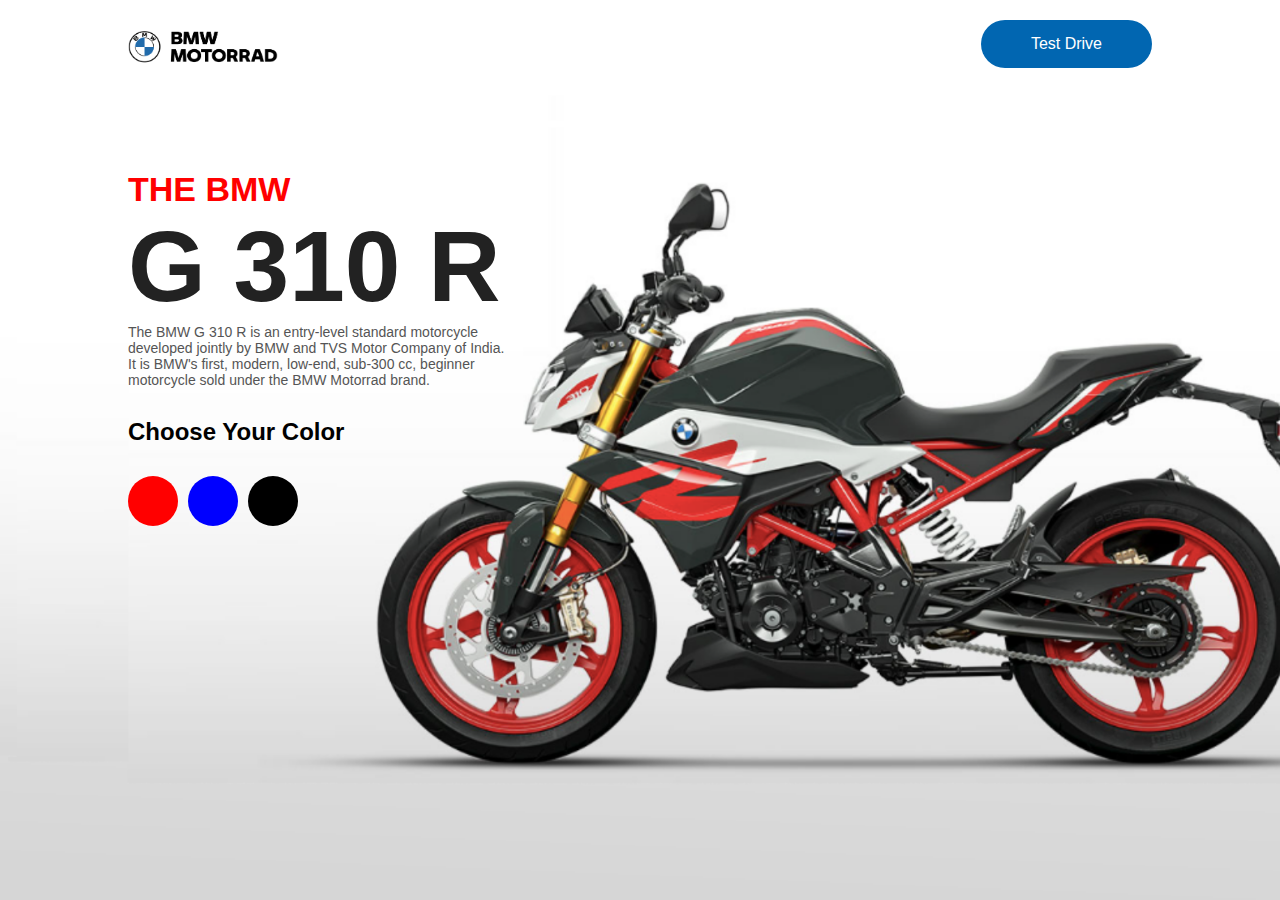
<file: all link/bike-web.html>
<!DOCTYPE html>
<html lang="en">
<head>
    <meta charset="UTF-8">
    <meta name="viewport" content="width=device-width, initial-scale=1.0">
    <title>Bike-wesite-landing-page</title>
    <link rel="stylesheet" href="bike-web.css">
</head>
<body>
    <div class="container" id="bike">
        <nav>
            <img src="./BMW_bike_img/logo.png" class="logo">
            <a href="#" class="btn">Test Drive</a>
        </nav>
        <div class="content">
            <h2>THE BMW</h2>
            <h1>G 310 R</h1>
            <p>The BMW G 310 R is an entry-level standard motorcycle developed jointly by BMW and TVS Motor Company of India.
                 It is BMW's first, modern, low-end, sub-300 cc, beginner motorcycle sold under the BMW Motorrad brand.</p>
            <h3>Choose Your Color</h3> 
            <div class="color-select">
                <div id="red"></div>
                <div id="blue"></div>
                <div id="black"></div>
            </div>   
        </div>
    </div>

    <script>

        var redBtn = document.getElementById("red");
        var blueBtn = document.getElementById("blue");
        var blackBtn = document.getElementById("black");
        var bike = document.getElementById("bike")

        redBtn.onclick = function(){
            bike.style.backgroundImage = "url(./BMW_bike_img/BMW1.png)"
        }
        blueBtn.onclick = function(){
            bike.style.backgroundImage = "url(./BMW_bike_img/BMW2.png)"
        }
        blackBtn.onclick = function(){
            bike.style.backgroundImage = "url(./BMW_bike_img/BMW3.png)"
        }
    </script>
</body>
</html>
</file>
<file: all link/bike-web.css>
*{
    margin: 0;
    padding: 0;
    font-family: 'poppins', sans-serif;
    box-sizing: border-box;
}
.container{
    width: 100%;
    height: 100vh;
    background-image: url(./BMW_bike_img/BMW1.png);
    background-size: cover;
    background-position: center;
    padding: 20px 10%;

    transition: background-image .3s;
}
nav{
    width: 100%;
    display: flex;
    align-items: center;
    justify-content: space-between;
}
nav .logo{
    width: 150px;
    cursor: pointer;
}
nav .btn{
    text-decoration: none;
    color: #fff;
    background: #0166B1;
    padding: 15px 50px;
    border-radius: 30px;
}
.content{
    margin-top: 10%;
}
.content h2{
    color: red;
    font-size: 34px;
}
.content h1{
    font-size: 100px;
    color: #222;
 /*--   margin-top: -25px--*/
}
.content p{
    max-width: 380px;
    font-weight: 500;
    font-size: 14px;
    color: #555;
}
.content h3{
    margin-top: 30px;
    font-weight: 600;
    font-size: 24px;
}
.color-select div{
    background: #333;
    width: 50px;
    height: 50px;
    border-radius: 50%;
    margin-right: 10px;
    cursor: pointer;
}
.color-select{
    display: flex;
    margin-top: 30px;
}
.color-select #red{
    background: red;
}
.color-select #blue{
    background: blue;
}
.color-select #black{
    background: black;
}
</file>
